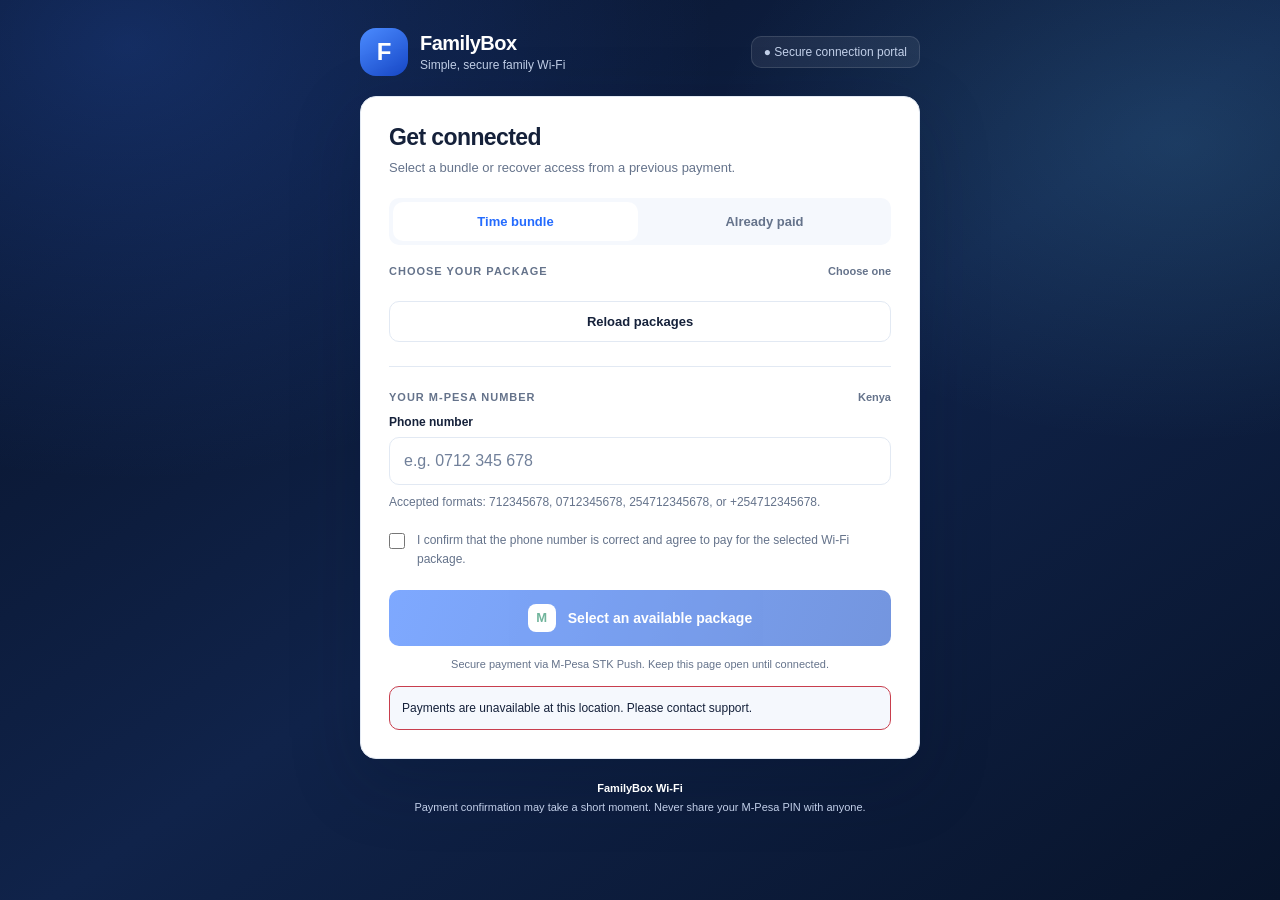
<file: pfsense/portal.html>
<!doctype html>
<html lang="en">
<head>
  <meta charset="utf-8">
  <meta name="viewport" content="width=device-width, initial-scale=1">
  <meta name="theme-color" content="#0b1730">
  <title>FamilyBox Wi-Fi</title>
  <style>
    :root {
      color-scheme: light;
      --cp-bg: #0b1730;
      --cp-bg-elevated: #12264a;
      --cp-surface: #ffffff;
      --cp-surface-soft: #f5f8fd;
      --cp-border: #e2e9f3;
      --cp-border-strong: #b9cbed;
      --cp-text: #15213a;
      --cp-text-muted: #65738b;
      --cp-text-soft: #71809a;
      --cp-accent: #246bfe;
      --cp-accent-hover: #174fc9;
      --cp-accent-soft: #f2f6ff;
      --cp-accent-fg: #ffffff;
      --cp-success: #14845b;
      --cp-danger: #c83e4d;
      --cp-warning: #956200;
      --cp-hero-text: #ffffff;
      --cp-hero-muted: #c2d0e9;
      --cp-hero-border: rgba(255, 255, 255, .12);
      --cp-hero-soft: rgba(255, 255, 255, .07);
      --cp-cyan: #a7e8ff;
      --cp-cyan-soft: rgba(105, 214, 255, .11);
      --cp-cyan-border: rgba(105, 214, 255, .26);
      --cp-blue-light: #4b8bff;
      --cp-blue-deep: #1748c8;
      --cp-button-start: #286fff;
      --cp-page-start: #071126;
      --cp-page-mid: #10234a;
      --cp-page-end: #08142b;
      --cp-glow-blue: rgba(54, 118, 255, .26);
      --cp-glow-cyan: rgba(105, 214, 255, .14);
      --cp-intro-start: rgba(24, 49, 94, .95);
      --cp-intro-end: rgba(9, 23, 49, .94);
      --cp-shadow: 0 22px 70px rgba(4, 17, 42, .22);
      --cp-backdrop: rgba(4, 17, 42, .68);
    }
    * { box-sizing: border-box; }
    html { min-height: 100%; background: var(--cp-bg); }
    body {
      margin: 0; min-height: 100vh; color: var(--cp-text);
      font-family: "Segoe UI", Aptos, Calibri, -apple-system, BlinkMacSystemFont, sans-serif;
      background:
        radial-gradient(ellipse at 10% 5%, var(--cp-glow-blue), transparent 36%),
        radial-gradient(ellipse at 92% 16%, var(--cp-glow-cyan), transparent 28%),
        linear-gradient(145deg, var(--cp-page-start) 0%, var(--cp-page-mid) 52%, var(--cp-page-end) 100%);
      padding: 28px 16px 36px;
    }
    button, input, select { font: inherit; }
    button { cursor: pointer; }
    button:disabled { opacity: .6; cursor: not-allowed; }
    button:focus-visible, input:focus-visible, select:focus-visible { outline: 3px solid var(--cp-accent); outline-offset: 3px; }
    .shell { width: min(100%, 560px); margin: 0 auto; }
    .topbar { display: flex; flex-wrap: wrap; align-items: center; justify-content: space-between; gap: 16px; color: var(--cp-hero-text); margin: 0 0 20px; }
    .brand { display: flex; align-items: center; gap: 12px; min-width: 0; }
    .brand-mark {
      display: grid; place-items: center; width: 48px; height: 48px; border-radius: 16px;
      color: var(--cp-accent-fg); font-size: 24px; font-weight: 900;
      background: linear-gradient(145deg, var(--cp-blue-light), var(--cp-blue-deep));
      flex: 0 0 auto;
    }
    .brand-name { font-weight: 850; font-size: 20px; letter-spacing: -.5px; }
    .brand-sub { font-size: 12px; color: var(--cp-hero-muted); margin-top: 3px; }
    .secure-pill { border: 1px solid var(--cp-hero-border); background: var(--cp-hero-soft); border-radius: 10px; padding: 8px 12px; font-size: 12px; color: var(--cp-hero-muted); }
    .layout { display: grid; grid-template-columns: minmax(0, 1fr); }
    .layout > *, .brand > div:last-child, .status-top > div:last-child { min-width: 0; }
    .intro {
      border: 1px solid var(--cp-hero-border); border-radius: 16px;
      color: var(--cp-hero-text); padding: clamp(24px, 4vw, 40px);
      background: linear-gradient(155deg, var(--cp-intro-start), var(--cp-intro-end));
      box-shadow: var(--cp-shadow);
    }
    .eyebrow { display: inline-flex; align-items: center; gap: 8px; border: 1px solid var(--cp-cyan-border); color: var(--cp-cyan); background: var(--cp-cyan-soft); border-radius: 10px; padding: 8px 12px; font-size: 11px; text-transform: uppercase; letter-spacing: 1.2px; font-weight: 800; }
    h1 { margin: 22px 0 14px; font-size: clamp(34px, 4.6vw, 52px); line-height: 1.04; letter-spacing: -2px; }
    .intro-copy { color: var(--cp-hero-muted); line-height: 1.7; max-width: 430px; font-size: 15px; }
    .feature-list { display: grid; gap: 15px; margin: 32px 0 0; padding: 0; list-style: none; }
    .feature-list li { display: flex; gap: 12px; align-items: flex-start; color: var(--cp-hero-muted); font-size: 13px; line-height: 1.5; }
    .feature-list li > span:last-child { min-width: 0; }
    .feature-icon { width: 28px; height: 28px; display: grid; place-items: center; border-radius: 10px; background: var(--cp-cyan-soft); color: var(--cp-cyan); flex: 0 0 auto; }
    .feature-list strong { display: block; color: var(--cp-hero-text); font-size: 13px; margin-bottom: 2px; }
    .card { border: 1px solid var(--cp-border); border-radius: 16px; background: var(--cp-surface); box-shadow: var(--cp-shadow); }
    .card-head { padding: 27px 28px 20px; }
    .card-head h2 { font-size: 23px; letter-spacing: -.6px; margin: 0 0 7px; }
    .card-head p { color: var(--cp-text-muted); font-size: 13px; margin: 0; line-height: 1.55; }
    .tabs { display: grid; grid-template-columns: repeat(2, minmax(0, 1fr)); gap: 4px; padding: 4px; margin: 0 28px 20px; border-radius: 10px; background: var(--cp-surface-soft); }
    .tab { min-width: 0; border: 0; border-radius: 10px; background: transparent; color: var(--cp-text-muted); font-size: 13px; font-weight: 750; padding: 12px 8px; transition: .18s ease; }
    .tab[aria-selected="true"] { background: var(--cp-surface); color: var(--cp-accent); }
    .panel { padding: 0 28px 28px; }
    .section-label { display: flex; flex-wrap: wrap; align-items: center; justify-content: space-between; gap: 8px; font-size: 11px; font-weight: 850; color: var(--cp-text-muted); letter-spacing: 1px; text-transform: uppercase; margin: 0 0 12px; }
    .section-label span:last-child { font-weight: 650; letter-spacing: 0; text-transform: none; }
    .packages { display: grid; grid-template-columns: repeat(2, minmax(0, 1fr)); gap: 12px; }
    .package {
      position: relative; min-width: 0; text-align: left; padding: 16px; border: 1.5px solid var(--cp-border); border-radius: 16px;
      background: var(--cp-surface); min-height: 106px; color: var(--cp-text); transition: .18s ease;
    }
    .package:hover:not(:disabled) { border-color: var(--cp-accent); transform: translateY(-1px); }
    .package.selected { border-color: var(--cp-accent); background: var(--cp-accent-soft); box-shadow: inset 0 0 0 1px var(--cp-accent); }
    .package.selected:after { content: "✓"; position: absolute; top: 10px; right: 11px; width: 20px; height: 20px; display: grid; place-items: center; border-radius: 50%; background: var(--cp-accent); color: var(--cp-accent-fg); font-size: 12px; font-weight: 900; }
    .package-time { display: block; font-size: 14px; font-weight: 800; margin-bottom: 9px; padding-right: 16px; }
    .package-price { display: block; color: var(--cp-accent); font-size: 23px; font-weight: 900; letter-spacing: -.7px; }
    .divider { height: 1px; background: var(--cp-border); margin: 24px 0; }
    .field-label { display: block; color: var(--cp-text); font-size: 12px; font-weight: 800; margin-bottom: 8px; }
    .field { width: 100%; min-width: 0; border: 1.5px solid var(--cp-border); border-radius: 10px; padding: 14px; color: var(--cp-text); background: var(--cp-surface); font-size: 16px; transition: border-color .15s; }
    .field:focus { border-color: var(--cp-accent); }
    .field::placeholder { color: var(--cp-text-soft); }
    .hint { color: var(--cp-text-muted); font-size: 12px; line-height: 1.5; margin: 8px 0 0; }
    .terms { display: flex; align-items: flex-start; gap: 12px; margin: 20px 0; color: var(--cp-text-muted); font-size: 12px; line-height: 1.6; }
    .terms input { flex: 0 0 auto; width: 16px; height: 16px; margin: 2px 0 0; accent-color: var(--cp-accent); }
    .primary-btn { display: flex; align-items: center; justify-content: center; gap: 12px; width: 100%; min-height: 56px; border: 0; border-radius: 10px; padding: 12px 16px; margin-top: 20px; color: var(--cp-accent-fg); background: linear-gradient(110deg, var(--cp-button-start), var(--cp-accent-hover)); font-weight: 850; font-size: 14px; transition: .18s ease; }
    .primary-btn:hover:not(:disabled) { background: var(--cp-accent-hover); transform: translateY(-1px); }
    .primary-btn > span:not(.mpesa-mark) { min-width: 0; }
    .mpesa-mark { display: grid; place-items: center; flex: 0 0 28px; width: 28px; height: 28px; border-radius: 8px; background: var(--cp-surface); color: var(--cp-success); font-size: 13px; font-weight: 900; }
    .secure-note { margin: 12px 0 0; color: var(--cp-text-muted); font-size: 11px; text-align: center; }
    .secondary-btn { width: 100%; margin-top: 12px; border: 1px solid var(--cp-border); border-radius: 10px; padding: 12px 16px; background: var(--cp-surface); color: var(--cp-text); font-weight: 800; font-size: 13px; }
    .secondary-btn:hover:not(:disabled) { background: var(--cp-surface-soft); border-color: var(--cp-border-strong); }
    .lookup-copy { margin: 0 0 16px; color: var(--cp-text-muted); font-size: 13px; line-height: 1.6; }
    .notice { display: none; margin-top: 16px; padding: 12px; border-radius: 10px; font-size: 12px; line-height: 1.55; }
    .notice.show { display: block; }
    .notice.info { background: var(--cp-accent-soft); color: var(--cp-text); border: 1px solid var(--cp-accent); }
    .notice.success { background: var(--cp-surface-soft); color: var(--cp-text); border: 1px solid var(--cp-success); }
    .notice.error { background: var(--cp-surface-soft); color: var(--cp-text); border: 1px solid var(--cp-danger); }
    .notice.warning { background: var(--cp-surface-soft); color: var(--cp-text); border: 1px solid var(--cp-warning); }
    .status-card { display: none; margin-top: 16px; padding: 16px; background: var(--cp-surface-soft); border: 1px solid var(--cp-border); border-radius: 16px; }
    .status-card.show { display: block; }
    .status-top { display: flex; gap: 12px; align-items: center; }
    .spinner { width: 25px; height: 25px; border-radius: 50%; border: 3px solid var(--cp-border); border-top-color: var(--cp-accent); animation: spin .8s linear infinite; flex: 0 0 auto; }
    .spinner.hidden { display: none; }
    @keyframes spin { to { transform: rotate(360deg); } }
    .status-title { font-size: 13px; font-weight: 850; color: var(--cp-text); }
    .status-copy { margin-top: 4px; font-size: 12px; line-height: 1.55; color: var(--cp-text-muted); }
    .payment-dialog {
      position: fixed; inset: 0; width: min(440px, calc(100% - 24px));
      max-height: calc(100vh - 32px); max-height: calc(100dvh - 32px);
      margin: auto; padding: 24px; overflow-y: auto;
      border: 1px solid var(--cp-border); border-radius: 16px;
      background: var(--cp-surface); color: var(--cp-text); box-shadow: var(--cp-shadow);
    }
    .payment-dialog:not([open]) { display: none; }
    .payment-dialog::backdrop { background: var(--cp-backdrop); }
    .payment-dialog h2 { margin: 0; font-size: 18px; }
    .payment-dialog .status-copy { margin: 12px 0 0; }
    .payment-dialog[data-state="error"] { border: 2px solid var(--cp-danger); }
    .payment-dialog[data-state="error"] h2 { color: var(--cp-danger); }
    .payment-dialog[data-state="error"] .progress-steps { display: none; }
    .retry-guidance { padding: 12px; border-left: 3px solid var(--cp-danger); background: var(--cp-surface-soft); }
    .progress-steps { display: grid; grid-template-columns: repeat(3, minmax(0, 1fr)); gap: 8px; list-style: none; margin: 24px 0; padding: 0; }
    .step { min-width: 0; color: var(--cp-text-muted); font-size: 11px; line-height: 1.5; text-align: center; overflow-wrap: anywhere; }
    .step-dot { display: grid; place-items: center; width: 28px; height: 28px; margin: 0 auto 8px; border: 1px solid var(--cp-border); border-radius: 50%; background: var(--cp-surface); font-weight: 800; }
    .step.active { color: var(--cp-accent); font-weight: 800; }
    .step.active .step-dot { border-color: var(--cp-accent); background: var(--cp-accent-soft); }
    .step.done { color: var(--cp-success); font-weight: 800; }
    .step.done .step-dot { border-color: var(--cp-success); }
    body:has(.payment-dialog[open]) { overflow: hidden; }
    .footer { text-align: center; color: var(--cp-hero-muted); font-size: 11px; margin: 20px 0 0; line-height: 1.7; }
    .footer strong { color: var(--cp-hero-text); }
    p, span, label, button, .notice, .status-title, .status-copy { overflow-wrap: anywhere; }
    .hidden { display: none !important; }
    .form-view[hidden], .tab-panel[hidden], .recovery-view[hidden] { display: none !important; }
    #recoveryMethod { margin-bottom: 20px; }
    @media (max-width: 800px) {
      body { padding: 18px 12px 25px; }
      .layout { grid-template-columns: minmax(0, 1fr); max-width: 560px; margin: 0 auto; }
      .intro { padding: 25px; min-height: auto; }
      h1 { font-size: 38px; margin-top: 17px; }
      .feature-list { grid-template-columns: repeat(2, minmax(0, 1fr)); gap: 12px; margin-top: 23px; }
      .feature-list li { font-size: 12px; }
      .topbar { max-width: 560px; margin-left: auto; margin-right: auto; }
    }
    @media (max-width: 420px) {
      .intro { padding: 20px; }
      .card-head { padding: 23px 20px 18px; }
      .card > .tabs { margin-left: 20px; margin-right: 20px; }
      .panel { padding: 0 20px 23px; }
      .packages { gap: 8px; }
      .package { padding: 13px 11px; }
      .feature-list { grid-template-columns: 1fr; }
    }
    @media (max-width: 300px) {
      .packages { grid-template-columns: minmax(0, 1fr); }
      .panel { padding-left: 12px; padding-right: 12px; }
      .card-head { padding-left: 12px; padding-right: 12px; }
      .card > .tabs { margin-left: 12px; margin-right: 12px; }
    }
    @media (prefers-reduced-motion: reduce) {
      *, *::before, *::after { animation-duration: .01ms !important; transition-duration: .01ms !important; }
    }
  </style>
</head>
<body>
  <main class="shell">
    <header class="topbar">
      <div class="brand">
        <div class="brand-mark" aria-hidden="true">F</div>
        <div>
          <div class="brand-name">FamilyBox</div>
          <div class="brand-sub">Simple, secure family Wi-Fi</div>
        </div>
      </div>
      <div class="secure-pill">● Secure connection portal</div>
    </header>

    <div class="layout">
      <section class="card" aria-label="Connect to FamilyBox Wi-Fi">
        <div class="card-head">
          <h2>Get connected</h2>
          <p>Select a bundle or recover access from a previous payment.</p>
        </div>

        <div class="tabs" role="tablist" aria-label="Connection options">
          <button type="button" class="tab" id="tab-new" role="tab" aria-selected="true" aria-controls="panel-new">Time bundle</button>
          <button type="button" class="tab" id="tab-existing" role="tab" aria-selected="false" aria-controls="panel-existing" tabindex="-1">Already paid</button>
        </div>

        <div class="panel tab-panel" id="panel-new" role="tabpanel" aria-labelledby="tab-new">
            <div class="section-label"><span>Choose your package</span><span>Choose one</span></div>
            <div class="packages" id="packageGrid" aria-busy="true">
              <p class="hint">Loading available packages...</p>
            </div>
            <button type="button" class="secondary-btn hidden" id="reloadPackagesButton">Reload packages</button>
            <noscript><p class="hint">Enable JavaScript to select a package and connect.</p></noscript>

            <div class="divider"></div>
            <form id="paymentForm" novalidate>
              <div class="section-label"><span>Your M-Pesa number</span><span>Kenya</span></div>
              <label class="field-label" for="phone">Phone number</label>
              <input class="field" id="phone" name="phone" type="tel" inputmode="tel" autocomplete="tel" placeholder="e.g. 0712 345 678" maxlength="20" aria-describedby="phoneHint" required>
              <p class="hint" id="phoneHint">Accepted formats: 712345678, 0712345678, 254712345678, or +254712345678.</p>
              <label class="terms">
                <input id="terms" type="checkbox" required>
                <span>I confirm that the phone number is correct and agree to pay for the selected Wi-Fi package.</span>
              </label>
              <button type="submit" class="primary-btn" id="payButton" disabled>
                <span class="mpesa-mark" aria-hidden="true">M</span>
                <span id="payButtonText">Loading packages...</span>
              </button>
              <p class="secure-note">Secure payment via M-Pesa STK Push. Keep this page open until connected.</p>
            </form>
            <div class="notice" id="payNotice" role="status" aria-live="polite"></div>
            <button type="button" class="secondary-btn hidden" id="viewPaymentButton">View payment progress</button>
        </div>

        <div class="panel tab-panel" id="panel-existing" role="tabpanel" aria-labelledby="tab-existing" hidden>
          <div class="section-label"><span>Recover your connection</span><span>No new payment</span></div>
          <label class="field-label" for="recoveryMethod">Connect using</label>
          <select class="field" id="recoveryMethod" aria-controls="voucherRecovery receiptRecovery">
            <option value="voucher">Voucher code</option>
            <option value="receipt">M-Pesa receipt code</option>
          </select>
          <div class="recovery-view" id="voucherRecovery">
          <form id="voucherForm" novalidate>
            <label class="field-label" for="voucherValue">Voucher code</label>
            <input class="field" id="voucherValue" name="voucher_code" type="text" autocomplete="off" autocapitalize="none" spellcheck="false" aria-describedby="voucherHint" required>
            <p class="hint" id="voucherHint">Enter your voucher exactly as provided. You can use it even when the payment service is unavailable.</p>
            <button type="submit" class="primary-btn" id="voucherButton">Connect with voucher</button>
          </form>
          <div class="notice" id="voucherNotice" role="status" aria-live="polite"></div>
          </div>
          <div class="recovery-view" id="receiptRecovery" hidden>
          <p class="lookup-copy">Enter the M-Pesa receipt code from your payment confirmation SMS to reconnect using your remaining Wi-Fi access. Keep your receipt private. No phone number is needed.</p>
          <form id="lookupForm" novalidate>
            <label class="field-label" for="lookupValue">M-Pesa receipt code</label>
            <input class="field" id="lookupValue" name="lookup_value" type="text" inputmode="text" autocomplete="off" autocapitalize="characters" spellcheck="false" placeholder="e.g. QWE123ABC" maxlength="40" aria-describedby="lookupHint" required>
            <p class="hint" id="lookupHint">Use the transaction code in your M-Pesa confirmation SMS, not your phone number or PIN.</p>
            <button type="submit" class="primary-btn" id="lookupButton">Verify and connect <span aria-hidden="true">→</span></button>
          </form>
          <div class="notice" id="lookupNotice" role="status" aria-live="polite"></div>
          <div class="status-card" id="lookupStatus" aria-live="polite">
            <div class="status-top">
              <div class="spinner hidden" id="lookupSpinner"></div>
              <div>
                <div class="status-title" id="lookupStatusTitle">Checking your payment…</div>
                <div class="status-copy" id="lookupStatusCopy">Please wait while we verify the details.</div>
              </div>
              </div>
            </div>
          </div>
        </div>

      </section>
    </div>

    <p class="footer"><strong>FamilyBox Wi-Fi</strong><br>Payment confirmation may take a short moment. Never share your M-Pesa PIN with anyone.</p>
  </main>

  <dialog class="payment-dialog" id="paymentStatus" aria-labelledby="paymentStatusTitle" aria-describedby="paymentStatusCopy">
    <div role="status" aria-live="polite" aria-atomic="true">
      <div class="status-top">
        <div class="spinner" id="paymentSpinner" aria-hidden="true"></div>
        <h2 id="paymentStatusTitle" tabindex="-1" autofocus>Starting your payment…</h2>
      </div>
      <p class="status-copy" id="paymentStatusCopy">Please wait while we contact the payment service.</p>
    </div>
    <ol class="progress-steps" aria-label="Payment progress">
      <li class="step active" id="step1" aria-current="step">
        <span class="step-dot" aria-hidden="true">1</span>
        <span>Request payment</span>
      </li>
      <li class="step" id="step2">
        <span class="step-dot" aria-hidden="true">2</span>
        <span>Confirm M-Pesa</span>
      </li>
      <li class="step" id="step3">
        <span class="step-dot" aria-hidden="true">3</span>
        <span>Connect device</span>
      </li>
    </ol>
    <p class="hint retry-guidance hidden" id="paymentRetryGuidance">No payment was requested. Close this message, wait a few minutes, then select Pay again. If the problem continues, contact support.</p>
    <button type="button" class="secondary-btn hidden" id="retryStatusButton">Check payment again</button>
    <button type="button" class="secondary-btn" id="receiptRecoveryButton">Already paid? Use M-Pesa receipt</button>
    <button type="button" class="secondary-btn" id="hidePaymentButton">Hide progress</button>
    <p class="hint">Hiding this popup does not cancel your payment or stop automatic checks.</p>
  </dialog>

  <!-- Required pfSense captive portal login form. Preserve any additional fields required by your working pfSense template. -->
  <form id="loginForm" name="login_form" method="post" action="$PORTAL_ACTION$" class="hidden">
    <input type="hidden" name="auth_voucher" id="authVoucher" value="">
    <input type="hidden" name="redirurl" id="redirurl" value="$PORTAL_REDIRURL$">
    <input type="hidden" name="accept" value="Login">
  </form>

  <input type="hidden" id="portalZone" value="$PORTAL_ZONE$">
  <script>
    "use strict";

    const ZONE_ID = document.getElementById("portalZone").value.trim();
    const zoneConfigured = () => Boolean(ZONE_ID) &&
      !["$", "#"].some(marker => ZONE_ID === marker + "PORTAL_ZONE" + marker);
    const API = {
      startPayment: "https://mel.daitkenya.com/api/method/network_billing_system.api.captive_portal.start_payment",
      paymentStatus: "https://mel.daitkenya.com/api/method/network_billing_system.api.captive_portal.check_payment_status",
      existingPayment: "https://mel.daitkenya.com/api/method/network_billing_system.api.captive_portal.connect_existing_customer",
      packages: "https://mel.daitkenya.com/api/method/network_billing_system.api.captive_portal.get_packages"
    };

    const POLL_INTERVAL_MS = 3000;
    const MAX_POLL_MS = 10 * 60 * 1000;
    const REQUEST_TIMEOUT_MS = 40000;
    const PACKAGE_PRICES = new Map();
    let selectedPackage = null;
    let packagesLoading = false;
    let paymentBusy = false;
    let lookupBusy = false;
    let activePaymentToken = null;
    let pollingTimer = null;
    let pollingStartedAt = 0;
    let isSubmittingLogin = false;
    let paymentStep = 1;

    const $ = (id) => document.getElementById(id);

    function updatePayButton() {
      $("payButtonText").textContent = PACKAGE_PRICES.has(selectedPackage)
        ? `Pay KSh ${PACKAGE_PRICES.get(selectedPackage)} with M-Pesa`
        : "Select an available package";
    }
    function setPaymentBusy(busy) {
      paymentBusy = busy;
      $("payButton").disabled = busy || packagesLoading || !PACKAGE_PRICES.has(selectedPackage);
      $("phone").disabled = busy;
      $("terms").disabled = busy;
      document.querySelectorAll(".package").forEach((button) => {
        button.disabled = busy || button.dataset.available !== "true";
      });
      $("paymentForm").setAttribute("aria-busy", String(busy));
    }
    async function loadPackages() {
      if (packagesLoading || paymentBusy || isSubmittingLogin) return;
      packagesLoading = true;
      selectedPackage = null;
      PACKAGE_PRICES.clear();
      $("packageGrid").replaceChildren();
      $("packageGrid").setAttribute("aria-busy", "true");
      $("reloadPackagesButton").classList.add("hidden");
      clearNotice("payNotice");
      setPaymentBusy(false);
      $("payButtonText").textContent = "Loading packages...";
      try {
        if (!zoneConfigured()) {
          throw new Error("Payments are unavailable at this location. Please contact support.");
        }
        const packages = await postJson(API.packages, { zone_id: ZONE_ID });
        if (!Array.isArray(packages) || packages.some(pkg =>
          !pkg || typeof pkg.package_id !== "string" || !pkg.package_id ||
          typeof pkg.label !== "string" || pkg.currency !== "KES" ||
          !Number.isFinite(Number(pkg.price)) || Number(pkg.price) <= 0 ||
          typeof pkg.available !== "boolean"
        )) {
          throw new Error("The server returned an invalid package catalogue.");
        }
        packages.forEach(pkg => {
          PACKAGE_PRICES.set(pkg.package_id, Number(pkg.price));
          const button = document.createElement("button");
          button.type = "button";
          button.className = "package";
          button.dataset.package = pkg.package_id;
          button.dataset.available = String(pkg.available);
          button.disabled = !pkg.available;
          button.setAttribute("aria-pressed", "false");
          const label = document.createElement("span");
          label.className = "package-time";
          label.textContent = pkg.label;
          const price = document.createElement("span");
          price.className = "package-price";
          price.textContent = `KSh ${pkg.price}${pkg.available ? "" : " (Sold out)"}`;
          button.append(label, price);
          button.addEventListener("click", () => {
            if (paymentBusy || isSubmittingLogin || !pkg.available) return;
            $("packageGrid").querySelectorAll(".package").forEach(item => {
              item.classList.remove("selected");
              item.setAttribute("aria-pressed", "false");
            });
            selectedPackage = pkg.package_id;
            button.classList.add("selected");
            button.setAttribute("aria-pressed", "true");
            updatePayButton();
          });
          $("packageGrid").append(button);
          if (selectedPackage === null && pkg.available) button.click();
        });
        if (selectedPackage === null) throw new Error("No packages are currently available.");
      } catch (error) {
        selectedPackage = null;
        PACKAGE_PRICES.clear();
        setNotice("payNotice", error.message || "Cannot load packages. Please retry.", "error");
        $("reloadPackagesButton").classList.remove("hidden");
      } finally {
        packagesLoading = false;
        $("packageGrid").setAttribute("aria-busy", "false");
        updatePayButton();
        setPaymentBusy(false);
      }
    }
    function setNotice(id, message, type = "info") {
      const el = $(id);
      el.textContent = message;
      el.className = `notice show ${type}`;
    }
    function clearNotice(id) {
      const el = $(id);
      el.textContent = "";
      el.className = "notice";
    }
    function openPaymentDialog() {
      if (!$("paymentStatus").open) $("paymentStatus").showModal();
    }
    function setPaymentStep(activeStep) {
      paymentStep = activeStep;
      ["Request payment", "Confirm M-Pesa", "Connect device"].forEach((label, index) => {
        const number = index + 1;
        const step = $("step" + number);
        step.classList.toggle("active", number === activeStep);
        step.classList.toggle("done", number < activeStep);
        step.querySelector(".step-dot").textContent = number < activeStep ? "✓" : String(number);
        step.setAttribute("aria-label", `Step ${number}: ${label}${number < activeStep ? ", complete" : ""}`);
        if (number === activeStep) step.setAttribute("aria-current", "step");
        else step.removeAttribute("aria-current");
      });
    }
    function setPaymentStatus(title, copy, spinning = true, retry = false, state = "info") {
      $("paymentStatus").setAttribute("data-state", state);
      $("paymentRetryGuidance").classList.toggle("hidden", state !== "error");
      $("receiptRecoveryButton").classList.toggle("hidden", state === "error");
      $("hidePaymentButton").textContent = state === "error" ? "Close and try later" : "Hide progress";
      $("viewPaymentButton").classList.remove("hidden");
      $("paymentStatusTitle").textContent = title;
      $("paymentStatusCopy").textContent = copy;
      $("paymentSpinner").classList.toggle("hidden", !spinning);
      $("retryStatusButton").classList.toggle("hidden", !retry);
    }
    function setLookupStatus(title, copy, spinning = true) {
      $("lookupStatus").classList.add("show");
      $("lookupStatusTitle").textContent = title;
      $("lookupStatusCopy").textContent = copy;
      $("lookupSpinner").classList.toggle("hidden", !spinning);
    }
    function stopPolling() {
      if (pollingTimer) {
        clearTimeout(pollingTimer);
        pollingTimer = null;
      }
    }
    function normalizeKenyanPhone(value) {
      let digits = String(value || "").replace(/\D/g, "");
      if (digits.startsWith("00")) digits = digits.slice(2);
      if (digits.startsWith("0") && digits.length === 10) digits = "254" + digits.slice(1);
      else if (digits.length === 9 && /^[17]\d{8}$/.test(digits)) digits = "254" + digits;
      else if (digits.startsWith("254") && digits.length === 12) { /* already normalized */ }
      else return null;
      return /^254[17]\d{8}$/.test(digits) ? digits : null;
    }
    function responseError(data) {
      const error = new Error("The service could not complete your request. Please try again later or contact support.");
      let messages = [];
      if (typeof data?.message === "string") messages.push(data.message);
      if (typeof data?._server_messages === "string") {
        try {
          const entries = JSON.parse(data._server_messages);
          if (Array.isArray(entries)) {
            entries.forEach(entry => {
              const parsed = typeof entry === "string" ? JSON.parse(entry) : entry;
              if (typeof parsed?.message === "string") messages.push(parsed.message);
            });
          }
        } catch {
          console.warn("The service returned an unreadable error message.");
        }
      }
      const configurationErrors = new Set([
        "Configure the Kopo Kopo environment and STK till number first.",
        "Configure Kopo Kopo API credentials before taking payments.",
        "Configure the Kopo Kopo subscriber first and last names.",
        "The site encryption key must be configured before taking payments.",
        "Package captive portal is not enabled.",
        "The payment service could not authenticate. No payment was requested."
      ]);
      if (messages.some(message => configurationErrors.has(message))) {
        error.message = "Payments are temporarily unavailable. No payment was requested. Please contact support or try again later.";
        error.paymentNotStarted = true;
      }
      return error;
    }
    async function postJson(url, payload) {
      const controller = new AbortController();
      const timeout = setTimeout(() => controller.abort(), REQUEST_TIMEOUT_MS);
      try {
        const response = await fetch(url, {
          method: "POST",
          headers: { "Content-Type": "application/json", "Accept": "application/json" },
          body: JSON.stringify(payload),
          mode: "cors",
          credentials: "omit",
          signal: controller.signal,
          cache: "no-store"
        });
        let data;
        try { data = await response.json(); }
        catch (error) {
          if (error.name === "AbortError") throw error;
          throw new Error("The server returned an unreadable response. Please try again.");
        }
        if (!response.ok) {
          throw responseError(data);
        }
        // Frappe usually wraps a whitelisted method's return value in `message`.
        return data && Object.prototype.hasOwnProperty.call(data, "message") ? data.message : data;
      } catch (error) {
        if (error.name === "AbortError") throw new Error("The payment service took too long to respond. Check your payment before retrying.");
        throw error;
      } finally {
        clearTimeout(timeout);
      }
    }
    function submitVoucher(voucher) {
      if (isSubmittingLogin) return;
      const cleanVoucher = String(voucher || "").trim();
      if (!cleanVoucher) throw new Error("Your Wi-Fi access is not ready. Please try again or contact support.");
      isSubmittingLogin = true;
      $("authVoucher").value = cleanVoucher;
      // Keep pfSense's server-provided portal action and redirect fields intact.
      try {
        $("loginForm").submit();
        stopPolling();
      } catch (error) {
        isSubmittingLogin = false;
        throw error;
      }
    }
    function serverStatus(value) {
      return String(value || "").toUpperCase();
    }

    function connectWithVoucher() {
      if (isSubmittingLogin) return;
      clearNotice("voucherNotice");
      const voucher = $("voucherValue").value.trim();
      if (!voucher) {
        setNotice("voucherNotice", "Enter your voucher code to connect.", "error");
        $("voucherValue").focus();
        return;
      }
      $("voucherButton").disabled = true;
      try {
        submitVoucher(voucher);
      } catch (error) {
        $("voucherButton").disabled = false;
        setNotice("voucherNotice", "Could not connect. Please try again.", "error");
      }
    }

    async function startPayment() {
      if (paymentBusy || isSubmittingLogin) return;
      clearNotice("payNotice");
      if (packagesLoading || !PACKAGE_PRICES.has(selectedPackage)) {
        setNotice("payNotice", "Select an available package before paying.", "error");
        return;
      }
      const phone = normalizeKenyanPhone($("phone").value);
      if (!phone) {
        setNotice("payNotice", "Enter a valid Kenyan mobile number, such as 0712 345 678.", "error");
        $("phone").focus();
        return;
      }
      if (!$("terms").checked) {
        setNotice("payNotice", "Confirm that your phone number and selected package are correct before paying.", "error");
        $("terms").focus();
        return;
      }
      if (pollingTimer) stopPolling();
      activePaymentToken = null;
      setPaymentBusy(true);
      setPaymentStep(1);
      setPaymentStatus("Sending STK Push…", "Check your phone and enter your M-Pesa PIN only on the official M-Pesa prompt.", true);
      openPaymentDialog();

      try {
        const result = await postJson(API.startPayment, {
          phone: phone,
          package_id: selectedPackage,
          zone_id: ZONE_ID,
          portal_action: $("loginForm").getAttribute("action"),
          redirurl: $("redirurl").value
        });
        if (!result || !result.payment_token) {
          throw new Error("The payment service did not return a payment token. Contact support before retrying to avoid a duplicate prompt.");
        }
        activePaymentToken = result.payment_token;
        setPaymentStep(2);
        setPaymentStatus(
          result.stk_push_sent === false ? "Payment request created" : "Check your phone",
          result.customer_message || "Approve the M-Pesa prompt on your phone. We’ll connect you after the payment is verified.",
          true
        );
        pollingStartedAt = Date.now();
        pollPaymentStatus();
      } catch (error) {
        if (error.paymentNotStarted === true) {
          setPaymentStatus("Payments temporarily unavailable", error.message, false, false, "error");
          setNotice("payNotice", error.message, "error");
          setPaymentBusy(false);
          return;
        }
        setPaymentStatus("Payment request needs checking", "If an M-Pesa prompt appeared on your phone, do not start another payment yet. Check your M-Pesa messages and payment status. " + (error.message || "The payment request could not be confirmed."), false, false);
        setNotice("payNotice", "If you already received an M-Pesa prompt, do not immediately start another payment. Use “Already paid?” to recover after the payment is confirmed.", "warning");
        setPaymentBusy(false);
      }
    }

    async function pollPaymentStatus() {
      stopPolling();
      if (!activePaymentToken || isSubmittingLogin) return;
      if (Date.now() - pollingStartedAt > MAX_POLL_MS) {
        setPaymentStatus(
          paymentStep === 3 ? "Still preparing your access" : "Still waiting for confirmation",
          "We stopped automatic checks. Check the existing payment again below, or use your M-Pesa receipt under Already paid. Do not pay again if money was deducted.",
          false,
          true
        );
        return;
      }
      try {
        const result = await postJson(API.paymentStatus, { payment_token: activePaymentToken, zone_id: ZONE_ID });
        const status = serverStatus(result && result.status);
        if (status === "SUCCESS" && result.access_ready === true && typeof result.voucher === "string" && result.voucher.trim()) {
          setPaymentStep(3);
          setPaymentStatus("Connecting your device", "Your payment is confirmed. Please wait while we connect you to Wi-Fi.", true);
          setTimeout(() => {
            try { submitVoucher(result.voucher); }
            catch (error) {
              setPaymentStatus("Payment confirmed, login not completed", error.message, false, true);
            }
          }, 500);
          return;
        }
        if (status === "FAILED" || status === "CANCELLED" || status === "EXPIRED") {
          setPaymentStatus("Payment not completed", result.customer_message || "No active payment was confirmed. You can try again or contact support if M-Pesa deducted money.", false, false);
          activePaymentToken = null;
          setPaymentBusy(false);
          return;
        }
        if (status === "INELIGIBLE") {
          setPaymentStatus("Payment confirmed, access unavailable", result.customer_message || "Contact support. Do not pay again.", false, false);
          return;
        }
        if (status === "NOT_FOUND") {
          setPaymentStatus("Payment request not found", "Use “Already paid?” to look up a confirmed payment, or contact support before making another payment.", false, true);
          return;
        }
        if (status === "SUCCESS") {
          setPaymentStep(3);
          setPaymentStatus("Payment confirmed — preparing access", "Your payment is confirmed. We’re preparing your Wi-Fi access. Please keep this page open.", true);
        } else if (status === "PENDING") {
          if (paymentStep < 3) {
            setPaymentStep(2);
            setPaymentStatus("Waiting for M-Pesa confirmation", "Approve the prompt on your phone if it is still pending. We’ll check your payment automatically.", true);
          } else {
            setPaymentStatus("Rechecking access readiness", "Your payment was previously confirmed. We’re checking your Wi-Fi access. Please do not pay again.", true);
          }
        } else {
          throw new Error("We could not confirm your payment status just now.");
        }
      } catch (error) {
        setPaymentStatus("Checking payment status", (error.message || "The status service could not be reached just now.") + " We’ll retry automatically without sending another STK Push.", true);
      }
      pollingTimer = setTimeout(pollPaymentStatus, POLL_INTERVAL_MS);
    }

    async function lookupExistingPayment() {
      if (lookupBusy || isSubmittingLogin) return;
      clearNotice("lookupNotice");
      if (!zoneConfigured()) {
        setNotice("lookupNotice", "Payment recovery is unavailable at this location. You can still connect with a voucher code.", "error");
        return;
      }
      const rawValue = $("lookupValue").value.trim();
      if (!rawValue) {
        setNotice("lookupNotice", "Enter the M-Pesa receipt code from your confirmation SMS.", "error");
        $("lookupValue").focus();
        return;
      }
      const lookupValue = rawValue.toUpperCase().replace(/\s+/g, "");
      if (!/^(?=.*[A-Z])[A-Z0-9]{8,20}$/.test(lookupValue)) {
        setNotice("lookupNotice", "Enter the 8–20 character M-Pesa receipt code from your confirmation SMS, not a phone number or PIN.", "error");
        $("lookupValue").focus();
        return;
      }

      lookupBusy = true;
      $("lookupButton").disabled = true;
      $("lookupValue").disabled = true;
      $("lookupForm").setAttribute("aria-busy", "true");
      $("lookupStatus").classList.add("show");
      setLookupStatus("Checking your payment…", "Your details are being verified by FamilyBox. This does not initiate a new payment.", true);
      try {
        const result = await postJson(API.existingPayment, {
          lookup_type: "mpesa_receipt",
          zone_id: ZONE_ID,
          lookup_value: lookupValue
        });
        const status = serverStatus(result && result.status);
        if (status === "SUCCESS" && result.access_ready === true && typeof result.voucher === "string" && result.voucher.trim()) {
          setLookupStatus("Payment verified", "Reconnecting you to Wi-Fi. Please wait...", false);
          setTimeout(() => {
            try { submitVoucher(result.voucher); }
            catch (error) { setLookupStatus("Could not log in", error.message, false); }
          }, 500);
          return;
        }
        if (status === "PENDING") {
          setLookupStatus("Payment not confirmed yet", result.customer_message || "We could not yet verify a completed payment for those details. If you have just paid, wait a moment and try again.", false);
        } else if (status === "NOT_FOUND") {
          setLookupStatus("No matching payment found", result.customer_message || "Check the M-Pesa receipt code in your confirmation SMS and try again.", false);
        } else if (status === "EXPIRED" || status === "INELIGIBLE") {
          setLookupStatus("No active access available", result.customer_message || "A payment record was found, but it is not eligible for reconnection. Please choose a bundle or contact support.", false);
        } else {
          setLookupStatus("Could not verify access", result && result.customer_message ? result.customer_message : "We could not verify access for these details. Please try again or contact support.", false);
        }
      } catch (error) {
        setLookupStatus("Verification service unavailable", error.message || "Please try again in a moment.", false);
      } finally {
        lookupBusy = false;
        $("lookupButton").disabled = false;
        $("lookupValue").disabled = false;
        $("lookupForm").setAttribute("aria-busy", "false");
      }
    }

    function selectRecoveryMethod(method) {
      const receipt = method === "receipt";
      $("recoveryMethod").value = receipt ? "receipt" : "voucher";
      $("voucherRecovery").hidden = receipt;
      $("receiptRecovery").hidden = !receipt;
      (receipt ? $("lookupValue") : $("voucherValue")).focus();
    }

    function activateTab(which) {
      const isNew = which === "new";
      $("tab-new").setAttribute("aria-selected", String(isNew));
      $("tab-existing").setAttribute("aria-selected", String(!isNew));
      $("tab-new").tabIndex = isNew ? 0 : -1;
      $("tab-existing").tabIndex = isNew ? -1 : 0;
      $("panel-new").hidden = !isNew;
      $("panel-existing").hidden = isNew;
      if (!isNew) selectRecoveryMethod($("recoveryMethod").value);
    }

    $("reloadPackagesButton").addEventListener("click", loadPackages);
    function addTabKeyboardNavigation(ids, activate) {
      ids.forEach((id, index) => {
        $(id).addEventListener("keydown", (event) => {
          let next;
          if (event.key === "ArrowRight" || event.key === "ArrowLeft") next = 1 - index;
          else if (event.key === "Home") next = 0;
          else if (event.key === "End") next = ids.length - 1;
          else return;
          event.preventDefault();
          activate(next);
          $(ids[next]).focus();
        });
      });
    }
    $("tab-new").addEventListener("click", () => activateTab("new"));
    $("recoveryMethod").addEventListener("change", () => selectRecoveryMethod($("recoveryMethod").value));
    $("tab-existing").addEventListener("click", () => activateTab("existing"));
    addTabKeyboardNavigation(["tab-new", "tab-existing"], (index) => activateTab(index === 0 ? "new" : "existing"));
    $("paymentForm").addEventListener("submit", (event) => {
      event.preventDefault();
      startPayment();
    });
    $("lookupForm").addEventListener("submit", (event) => {
      event.preventDefault();
      lookupExistingPayment();
    });
    $("voucherForm").addEventListener("submit", (event) => {
      event.preventDefault();
      connectWithVoucher();
    });
    $("viewPaymentButton").addEventListener("click", openPaymentDialog);
    $("hidePaymentButton").addEventListener("click", () => $("paymentStatus").close());
    $("paymentStatus").addEventListener("close", () => {
      if (!$("panel-new").hidden) $("viewPaymentButton").focus();
    });
    $("receiptRecoveryButton").addEventListener("click", () => {
      $("paymentStatus").close();
      activateTab("existing");
      selectRecoveryMethod("receipt");
    });
    $("retryStatusButton").addEventListener("click", () => {
      if (activePaymentToken) {
        pollingStartedAt = Date.now();
        setPaymentStatus("Checking payment again…", "Looking up the existing payment request. No new STK Push will be initiated.", true);
        pollPaymentStatus();
      } else {
        activateTab("existing");
      }
    });
    setPaymentStep(1);
    loadPackages();
  </script>
</body>
</html>
</file>
